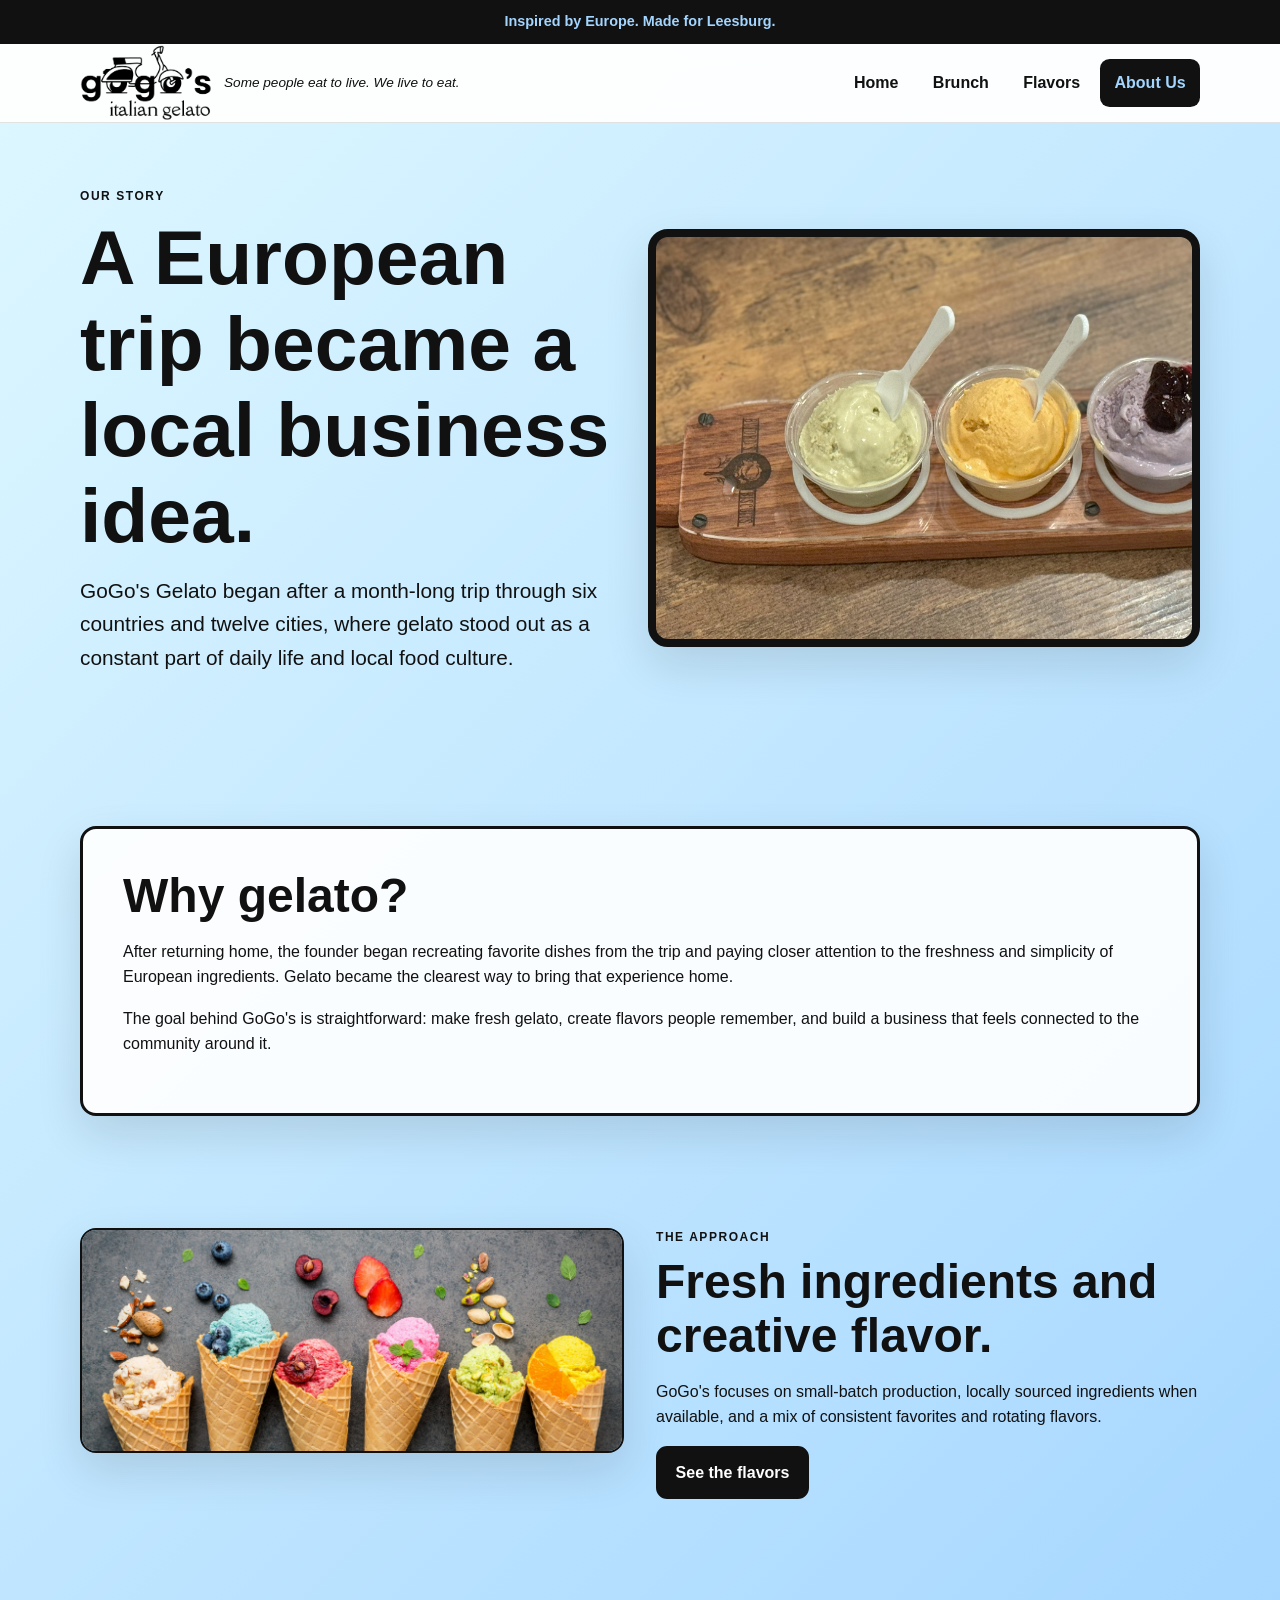
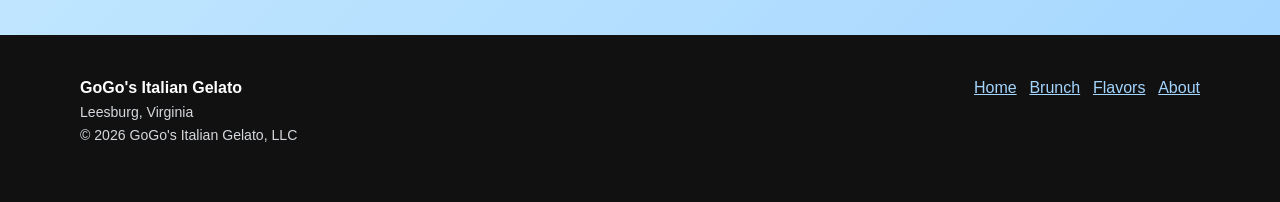
<file: about.html>
<!doctype html>
<html lang="en">
  <head>
      <meta charset="utf-8">
      <meta name="viewport" content="width=device-width, initial-scale=1">
      <meta name="description" content="The story behind GoGo's Italian Gelato.">
        <title>About Us | GoGo's Italian Gelato</title>
      <link rel="stylesheet" href="assets/css/styles.css">
  </head>

  <body>
    <a class="skip-link" href="#main-content">Skip to main content</a>
    <div class="announcement">Inspired by Europe. Made for Leesburg.</div>

    <header class="site-header">
      <div class="nav-wrap">
        <a class="brand" href="index.html">
          <img src="assets/images/banner/gogo_gelato1.png" alt="GoGo's Italian Gelato"><span>Some people eat to live. We live to eat.</span>
        </a>
        <button class="nav-toggle" type="button" aria-expanded="false" aria-controls="site-navigation">Menu</button>
        <nav class="site-nav" id="site-navigation" aria-label="Primary navigation">
          <ul>
            <li><a href="index.html">Home</a></li>
            <li><a href="brunch.html">Brunch</a></li>
            <li><a href="flavors.html">Flavors</a></li>
            <li><a href="about.html" aria-current="page">About Us</a></li>
          </ul>
        </nav>
      </div>
    </header>

    <main id="main-content">
      <section class="hero">
        <div class="container hero-grid">
          <div class="hero-copy">
            <p class="eyebrow">Our story</p>
            <h1>A European trip became a local business idea.</h1>
            <p class="lede">GoGo's Gelato began after a month-long trip through six countries and twelve cities, where gelato stood out as a constant part of daily life and local food culture.</p>
          </div>
          <div class="hero-media">
            <img src="assets/images/photos/gelato_flight.jpg" alt="A colorful flight of GoGo's gelato">
          </div>
        </div>
      </section>
      <section class="section-tight">
        <div class="container panel">
          <h2>Why gelato?</h2>
          <p>After returning home, the founder began recreating favorite dishes from the trip and paying closer attention to the freshness and simplicity of European ingredients. Gelato became the clearest way to bring that experience home.</p>
          <p>The goal behind GoGo's is straightforward: make fresh gelato, create flavors people remember, and build a business that feels connected to the community around it.</p>
        </div>
      </section>
      <section class="section">
        <div class="container split">
          <div>
            <img class="card" src="assets/images/photos/gelato2.png" alt="GoGo's gelato presentation">
          </div>
          <div>
            <p class="eyebrow">The approach</p>
            <h2>Fresh ingredients and creative flavor.</h2>
            <p>GoGo's focuses on small-batch production, locally sourced ingredients when available, and a mix of consistent favorites and rotating flavors.</p>
            <a class="button" href="flavors.html">See the flavors</a>
          </div>
        </div>
      </section>
    </main>

    <footer class="site-footer">
      <div class="container footer-grid">
        <div>
          <strong>GoGo's Italian Gelato</strong>
          <p class="small">Leesburg, Virginia<br>© 2026 GoGo's Italian Gelato, LLC</p>
        </div>
        <nav class="footer-links" aria-label="Footer navigation">
          <a href="index.html">Home</a>
          <a href="brunch.html">Brunch</a>
          <a href="flavors.html">Flavors</a>
          <a href="about.html">About</a>
        </nav>
      </div>
    </footer>

    <script src="assets/js/site.js"></script>
  </body>
</html>
</file>
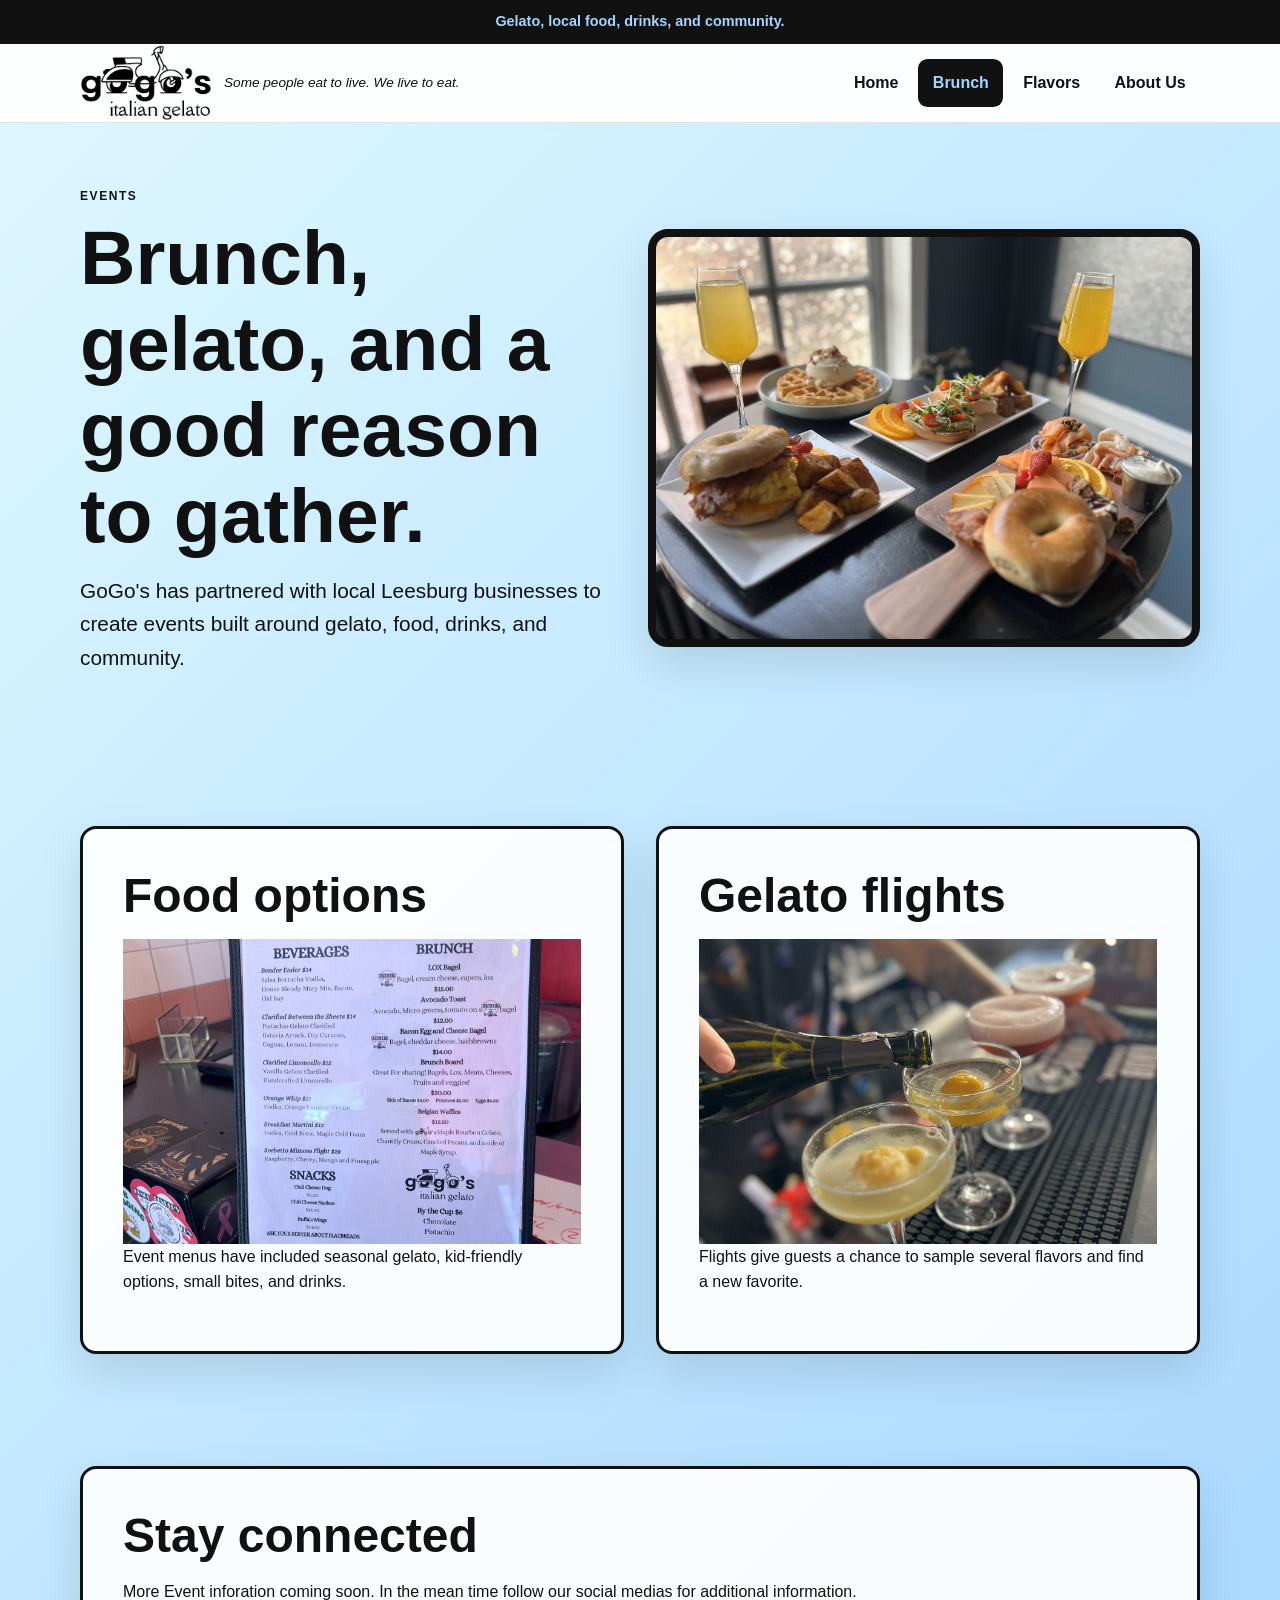
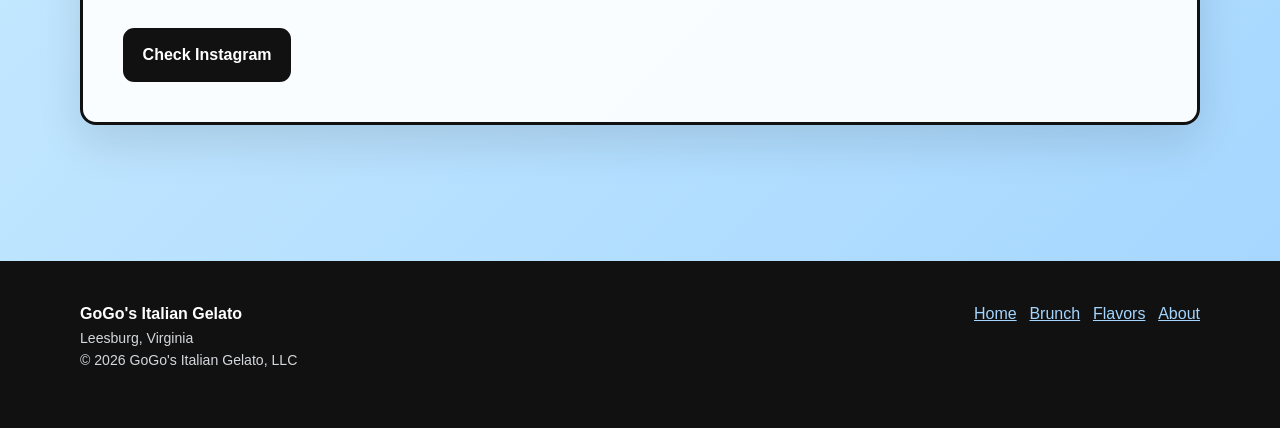
<file: brunch.html>
<!doctype html>
<html lang="en">
  <head>
    <meta charset="utf-8">
    <meta name="viewport" content="width=device-width, initial-scale=1">
    <meta name="description" content="GoGo's Italian Gelato brunch and event information.">
    <title>Brunch & Events | GoGo's Italian Gelato</title>
    <link rel="stylesheet" href="assets/css/styles.css">
  </head>

  <body>
    <a class="skip-link" href="#main-content">Skip to main content</a>
    <div class="announcement">Gelato, local food, drinks, and community.</div>

    <header class="site-header">
      <div class="nav-wrap">
        <a class="brand" href="index.html">
          <img src="assets/images/banner/gogo_gelato1.png" alt="GoGo's Italian Gelato"><span>Some people eat to live. We live to eat.</span>
        </a>
        <button class="nav-toggle" type="button" aria-expanded="false" aria-controls="site-navigation">Menu</button>
        <nav class="site-nav" id="site-navigation" aria-label="Primary navigation">
          <ul>
            <li><a href="index.html">Home</a></li>
            <li><a href="brunch.html" aria-current="page">Brunch</a></li>
            <li><a href="flavors.html">Flavors</a></li>
            <li><a href="about.html">About Us</a></li>
          </ul>
        </nav>
      </div>
    </header>

    <main id="main-content">
      <section class="hero">
        <div class="container hero-grid">
          <div class="hero-copy">
            <p class="eyebrow">Events</p>
            <h1>Brunch, gelato, and a good reason to gather.</h1>
            <p class="lede">GoGo's has partnered with local Leesburg businesses to create events built around gelato, food, drinks, and community.</p>
          </div>
          <div class="hero-media">
            <img src="assets/images/photos/brunch.jpg" alt="Brunch dish served at a GoGo's event">
          </div>
        </div>
      </section>
      <section class="section-tight">
        <div class="container split">
          <article class="panel">
            <h2>Food options</h2>
            <img src="assets/images/photos/brunch_menu.jpg" alt="GoGo's brunch menu">
            <p>Event menus have included seasonal gelato, kid-friendly options, small bites, and drinks.</p>
          </article>
          <article class="panel">
            <h2>Gelato flights</h2>
            <img src="assets/images/photos/drinks.jpg" alt="Sorbetto and gelato drinks">
            <p>Flights give guests a chance to sample several flavors and find a new favorite.</p>
          </article>
        </div>
      </section>
      <section class="section">
        <div class="container panel">
          <h2>Stay connected</h2>
          <p>More Event inforation coming soon. In the mean time follow our social medias for additional information.</p>
          <div class="actions">
            <a class="button" href="https://www.instagram.com/gogosgelato/">Check Instagram</a>
          </div>
        </div>
      </section>
    </main>

    <footer class="site-footer">
      <div class="container footer-grid">
        <div>
          <strong>GoGo's Italian Gelato</strong>
          <p class="small">Leesburg, Virginia<br>© 2026 GoGo's Italian Gelato, LLC</p>
        </div>
        <nav class="footer-links" aria-label="Footer navigation">
          <a href="index.html">Home</a>
          <a href="brunch.html">Brunch</a>
          <a href="flavors.html">Flavors</a>
          <a href="about.html">About</a>
        </nav>
      </div>
    </footer>

    <script src="assets/js/site.js"></script>
  </body>
</html>
</file>
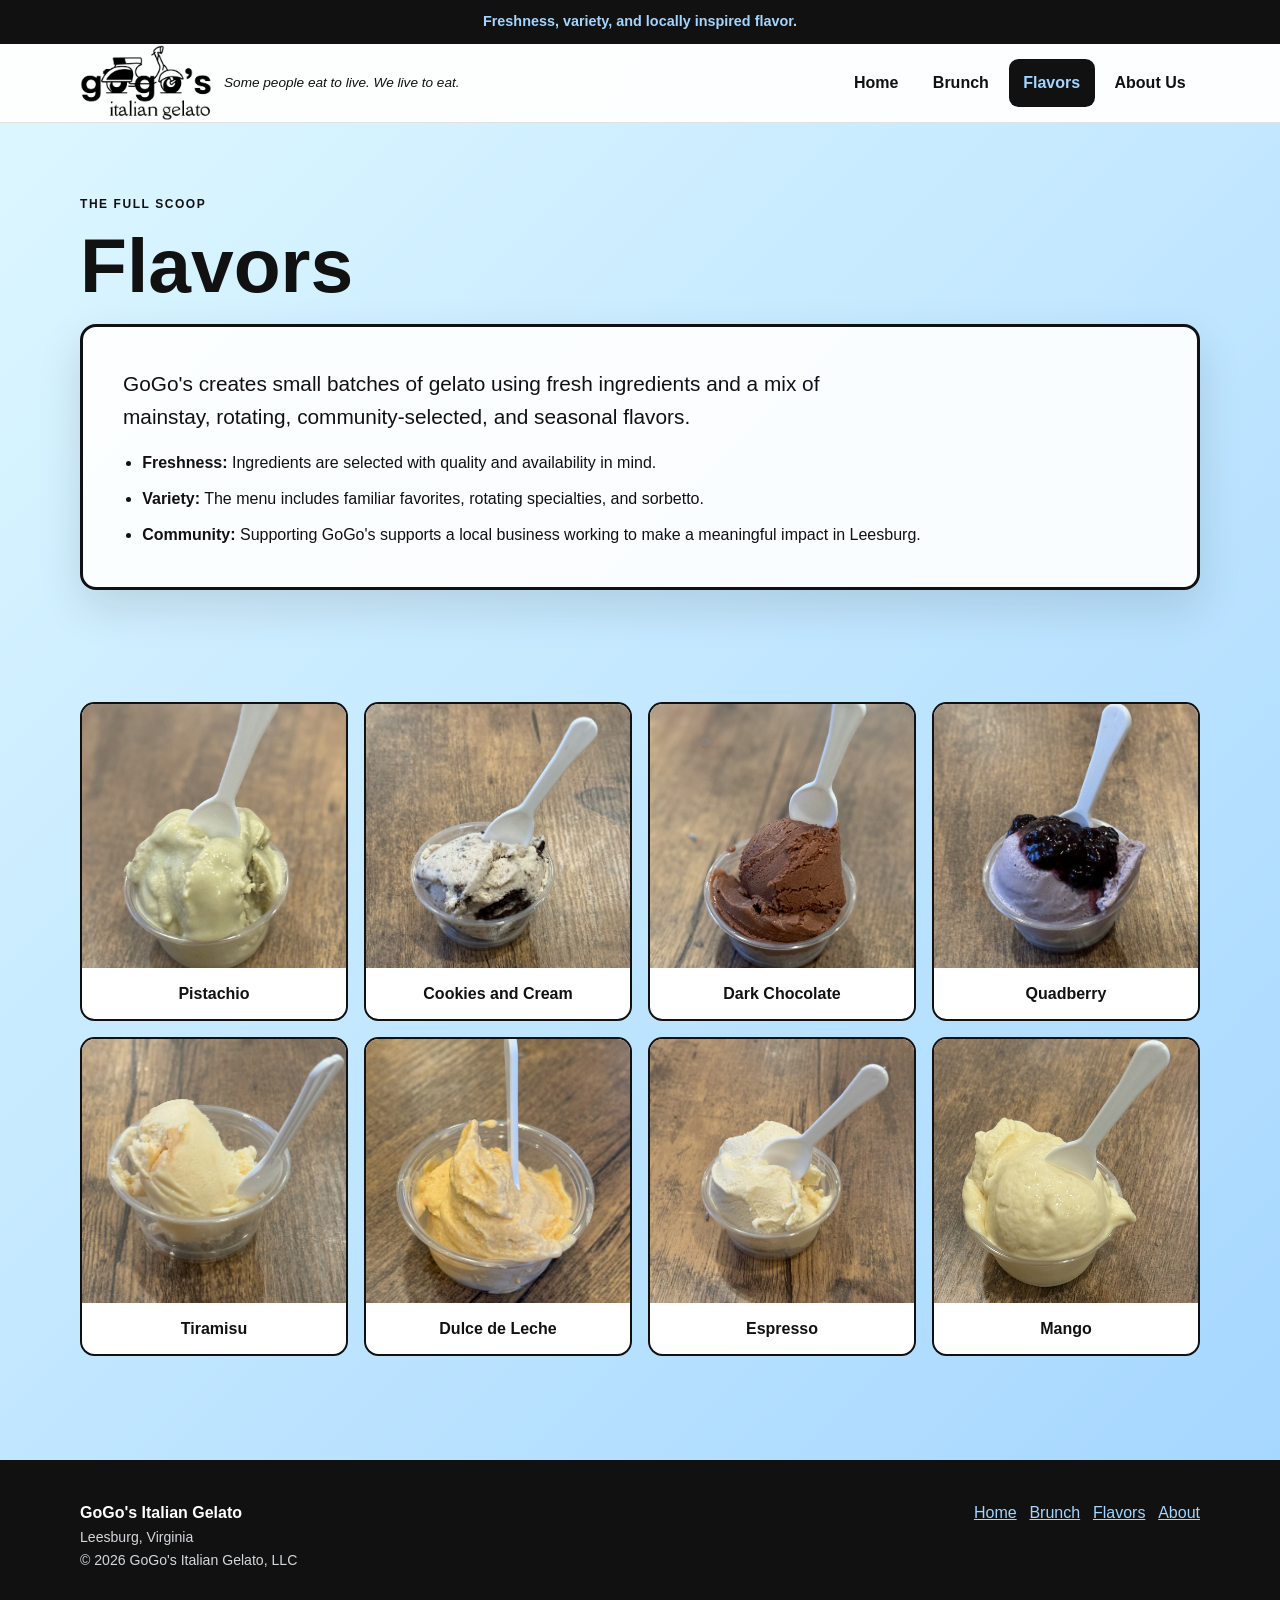
<file: flavors.html>
<!doctype html>
<html lang="en">
  <head>
    <meta charset="utf-8">
    <meta name="viewport" content="width=device-width, initial-scale=1">
    <meta name="description" content="Explore GoGo's Italian Gelato flavors.">
    <title>Flavors | GoGo's Italian Gelato</title>
    <link rel="stylesheet" href="assets/css/styles.css">
  </head>

  <body>
    <a class="skip-link" href="#main-content">Skip to main content</a>
    <div class="announcement">Freshness, variety, and locally inspired flavor.</div>

    <header class="site-header">
      <div class="nav-wrap">
        <a class="brand" href="index.html">
          <img src="assets/images/banner/gogo_gelato1.png" alt="GoGo's Italian Gelato"><span>Some people eat to live. We live to eat.</span>
        </a>
        <button class="nav-toggle" type="button" aria-expanded="false" aria-controls="site-navigation">Menu</button>
        <nav class="site-nav" id="site-navigation" aria-label="Primary navigation">
          <ul>
            <li><a href="index.html">Home</a></li>
            <li><a href="brunch.html">Brunch</a></li>
            <li><a href="flavors.html" aria-current="page">Flavors</a></li>
            <li><a href="about.html">About Us</a></li>
          </ul>
        </nav>
      </div>
    </header>

    <main id="main-content">
      <section class="section">
        <div class="container">
          <p class="eyebrow">The full scoop</p>
          <h1>Flavors</h1>
          <div class="panel">
            <p class="lede">GoGo's creates small batches of gelato using fresh ingredients and a mix of mainstay, rotating, community-selected, and seasonal flavors.</p>
            <ul class="list-clean">
              <li><strong>Freshness:</strong> Ingredients are selected with quality and availability in mind.</li>
              <li><strong>Variety:</strong> The menu includes familiar favorites, rotating specialties, and sorbetto.</li>
              <li><strong>Community:</strong> Supporting GoGo's supports a local business working to make a meaningful impact in Leesburg.</li>
            </ul>
          </div>
        </div>
      </section>
      <section class="section-tight">
        <div class="container flavor-grid">
          <figure class="flavor-card">
            <img src="assets/images/photos/pistachio.jpg" alt="Pistachio gelato">
            <figcaption>Pistachio</figcaption>
          </figure>
          <figure class="flavor-card">
            <img src="assets/images/photos/cookies_cream.jpg" alt="Cookies and cream gelato">
            <figcaption>Cookies and Cream</figcaption>
          </figure>
          <figure class="flavor-card">
            <img src="assets/images/photos/chocolate.jpg" alt="Dark chocolate gelato">
            <figcaption>Dark Chocolate</figcaption>
          </figure>
          <figure class="flavor-card">
            <img src="assets/images/photos/blueberry.jpg" alt="Quadberry gelato">
            <figcaption>Quadberry</figcaption>
          </figure>
          <figure class="flavor-card">
            <img src="assets/images/photos/peach.jpg" alt="Tiramisu gelato">
            <figcaption>Tiramisu</figcaption>
          </figure>
          <figure class="flavor-card">
            <img src="assets/images/photos/pumpkinpie.jpg" alt="Dulce de leche gelato">
            <figcaption>Dulce de Leche</figcaption>
          </figure>
          <figure class="flavor-card">
            <img src="assets/images/photos/figleaf.jpg" alt="Espresso gelato">
            <figcaption>Espresso</figcaption>
          </figure>
          <figure class="flavor-card">
            <img src="assets/images/photos/mango_pineapple.jpg" alt="Mango gelato">
            <figcaption>Mango</figcaption>
          </figure>
        </div>
      </section>
    </main>

    <footer class="site-footer">
      <div class="container footer-grid">
        <div>
          <strong>GoGo's Italian Gelato</strong>
          <p class="small">Leesburg, Virginia<br>© 2026 GoGo's Italian Gelato, LLC</p>
        </div>
        <nav class="footer-links" aria-label="Footer navigation">
          <a href="index.html">Home</a>
          <a href="brunch.html">Brunch</a>
          <a href="flavors.html">Flavors</a>
          <a href="about.html">About</a>
        </nav>
      </div>
    </footer>

    <script src="assets/js/site.js"></script>
  </body>
</html>
</file>
<file: assets/css/styles.css>
:root {
  --sky: #a3d5ff;
  --ice: #dff8ff;
  --ink: #111111;
  --paper: #ffffff;
  --muted: #5d6670;
  --radius: 1rem;
  --shadow: 0 18px 45px rgba(17, 17, 17, 0.12);
  --content: 1120px;
}

* { box-sizing: border-box; }
html { scroll-behavior: smooth; }
body {
  margin: 0;
  color: var(--ink);
  background: linear-gradient(135deg, var(--ice), var(--sky));
  font-family: Arial, Helvetica, sans-serif;
  line-height: 1.6;
}
img, video { display: block; max-width: 100%; }
a { color: inherit; }
button, a { -webkit-tap-highlight-color: transparent; }

.skip-link {
  position: absolute;
  top: -4rem;
  left: 1rem;
  z-index: 1000;
  padding: .75rem 1rem;
  background: var(--ink);
  color: var(--paper);
}
.skip-link:focus { top: 1rem; }

.announcement {
  padding: .65rem 1rem;
  background: var(--ink);
  color: var(--sky);
  text-align: center;
  font-size: .9rem;
  font-weight: 700;
}

.site-header {
  position: sticky;
  top: 0;
  z-index: 100;
  background: rgba(255, 255, 255, .94);
  border-bottom: 1px solid rgba(17,17,17,.12);
  backdrop-filter: blur(12px);
}
.nav-wrap {
  width: min(calc(100% - 2rem), var(--content));
  margin: 0 auto;
  min-height: 78px;
  display: flex;
  align-items: center;
  justify-content: space-between;
  gap: 1rem;
}
.brand { display: flex; align-items: center; gap: .75rem; text-decoration: none; }
.brand img { width: 132px; height: auto; }
.brand span { font-size: .85rem; font-style: italic; }
.nav-toggle {
  display: none;
  border: 0;
  border-radius: .6rem;
  background: var(--ink);
  color: var(--paper);
  padding: .7rem .85rem;
  font: inherit;
  cursor: pointer;
}
.site-nav ul { display: flex; gap: .35rem; list-style: none; margin: 0; padding: 0; }
.site-nav a {
  display: block;
  padding: .7rem .9rem;
  border-radius: .6rem;
  text-decoration: none;
  font-weight: 700;
}
.site-nav a:hover,
.site-nav a:focus-visible,
.site-nav a[aria-current="page"] { background: var(--ink); color: var(--sky); }

main { min-height: 60vh; }
.container { width: min(calc(100% - 2rem), var(--content)); margin: 0 auto; }
.section { padding: 4.5rem 0; }
.section-tight { padding: 2.5rem 0; }
.eyebrow { margin: 0 0 .5rem; text-transform: uppercase; letter-spacing: .13em; font-size: .75rem; font-weight: 800; }
h1, h2, h3 { line-height: 1.12; margin-top: 0; }
h1 { font-size: clamp(2.3rem, 6vw, 5rem); margin-bottom: 1rem; }
h2 { font-size: clamp(1.8rem, 4vw, 3rem); margin-bottom: 1rem; }
h3 { font-size: 1.25rem; }
p { margin: 0 0 1rem; }
.lede { max-width: 760px; font-size: clamp(1.05rem, 2vw, 1.3rem); }

.hero { padding: 2rem 0 4rem; }
.hero-grid { display: flex; gap: 2rem; align-items: center; }
.hero-copy { padding: 2rem 0; flex: 1; }
.hero-media { border: 8px solid var(--ink); border-radius: 1.25rem; overflow: hidden; box-shadow: var(--shadow); background: var(--ink); flex: 1; }
.hero-media img, .hero-media video { width: 100%; aspect-ratio: 4 / 3; object-fit: cover; }

.actions { display: flex; flex-wrap: wrap; gap: .8rem; margin-top: 1.5rem; }
.button {
  display: inline-flex;
  align-items: center;
  justify-content: center;
  min-height: 48px;
  padding: .75rem 1.1rem;
  border: 2px solid var(--ink);
  border-radius: .7rem;
  background: var(--ink);
  color: var(--paper);
  text-decoration: none;
  font-weight: 800;
}
.button.secondary { background: transparent; color: var(--ink); }
.button:hover, .button:focus-visible { transform: translateY(-2px); }

.card-grid { display: grid; grid-template-columns: repeat(3, 1fr); gap: 1.25rem; }
.card {
  overflow: hidden;
  border: 2px solid var(--ink);
  border-radius: var(--radius);
  background: rgba(255,255,255,.9);
  box-shadow: var(--shadow);
}
.card img { width: 100%; aspect-ratio: 4 / 3; object-fit: cover; }
.card-body { padding: 1.25rem; }
.card-body p:last-child { margin-bottom: 0; }

.panel {
  padding: clamp(1.4rem, 4vw, 2.5rem);
  border: 3px solid var(--ink);
  border-radius: var(--radius);
  background: rgba(255,255,255,.92);
  box-shadow: var(--shadow);
}
.split { display: grid; grid-template-columns: 1fr 1fr; gap: 2rem; align-items: start; }
.list-clean { margin: 0; padding-left: 1.2rem; }
.list-clean li + li { margin-top: .65rem; }

.flavor-grid { display: grid; grid-template-columns: repeat(4, minmax(0, 1fr)); gap: 1rem; }
.flavor-card { margin: 0; overflow: hidden; border: 2px solid var(--ink); border-radius: .9rem; background: var(--paper); }
.flavor-card img { width: 100%; aspect-ratio: 1 / 1; object-fit: cover; }
.flavor-card figcaption { padding: .8rem; text-align: center; font-weight: 800; }

.site-footer { margin-top: 4rem; padding: 2.5rem 0; background: var(--ink); color: var(--paper); }
.footer-grid { display: flex; justify-content: space-between; gap: 2rem; align-items: flex-start; }
.footer-links { display: flex; flex-wrap: wrap; gap: .8rem; }
.footer-links a { color: var(--sky); }
.social-links { display: flex; gap: .75rem; }
.social-links a { color: var(--sky); font-weight: 800; }
.small { font-size: .88rem; color: #d4d8dc; }

@media (max-width: 800px) {
  .nav-toggle { display: inline-flex; }
  .site-nav { display: none; position: absolute; top: 78px; left: 0; right: 0; padding: .75rem 1rem 1rem; background: var(--paper); border-bottom: 1px solid rgba(17,17,17,.15); }
  .site-nav.is-open { display: block; }
  .site-nav ul { flex-direction: column; }
  .brand span { display: none; }
  .hero-grid { flex-direction: column-reverse; }
  .split { grid-template-columns: 1fr; }
  .hero-copy { padding-top: 1rem; }
  .card-grid { grid-template-columns: 1fr; }
  .flavor-grid { grid-template-columns: repeat(2, minmax(0, 1fr)); }
  .footer-grid { flex-direction: column; }
}

@media (max-width: 480px) {
  .announcement { font-size: .78rem; }
  .brand img { width: 105px; }
  .flavor-grid { grid-template-columns: 1fr; }
  .section { padding: 3rem 0; }
}

@media (prefers-reduced-motion: reduce) {
  *, *::before, *::after { scroll-behavior: auto !important; transition: none !important; animation: none !important; }
}
</file>
